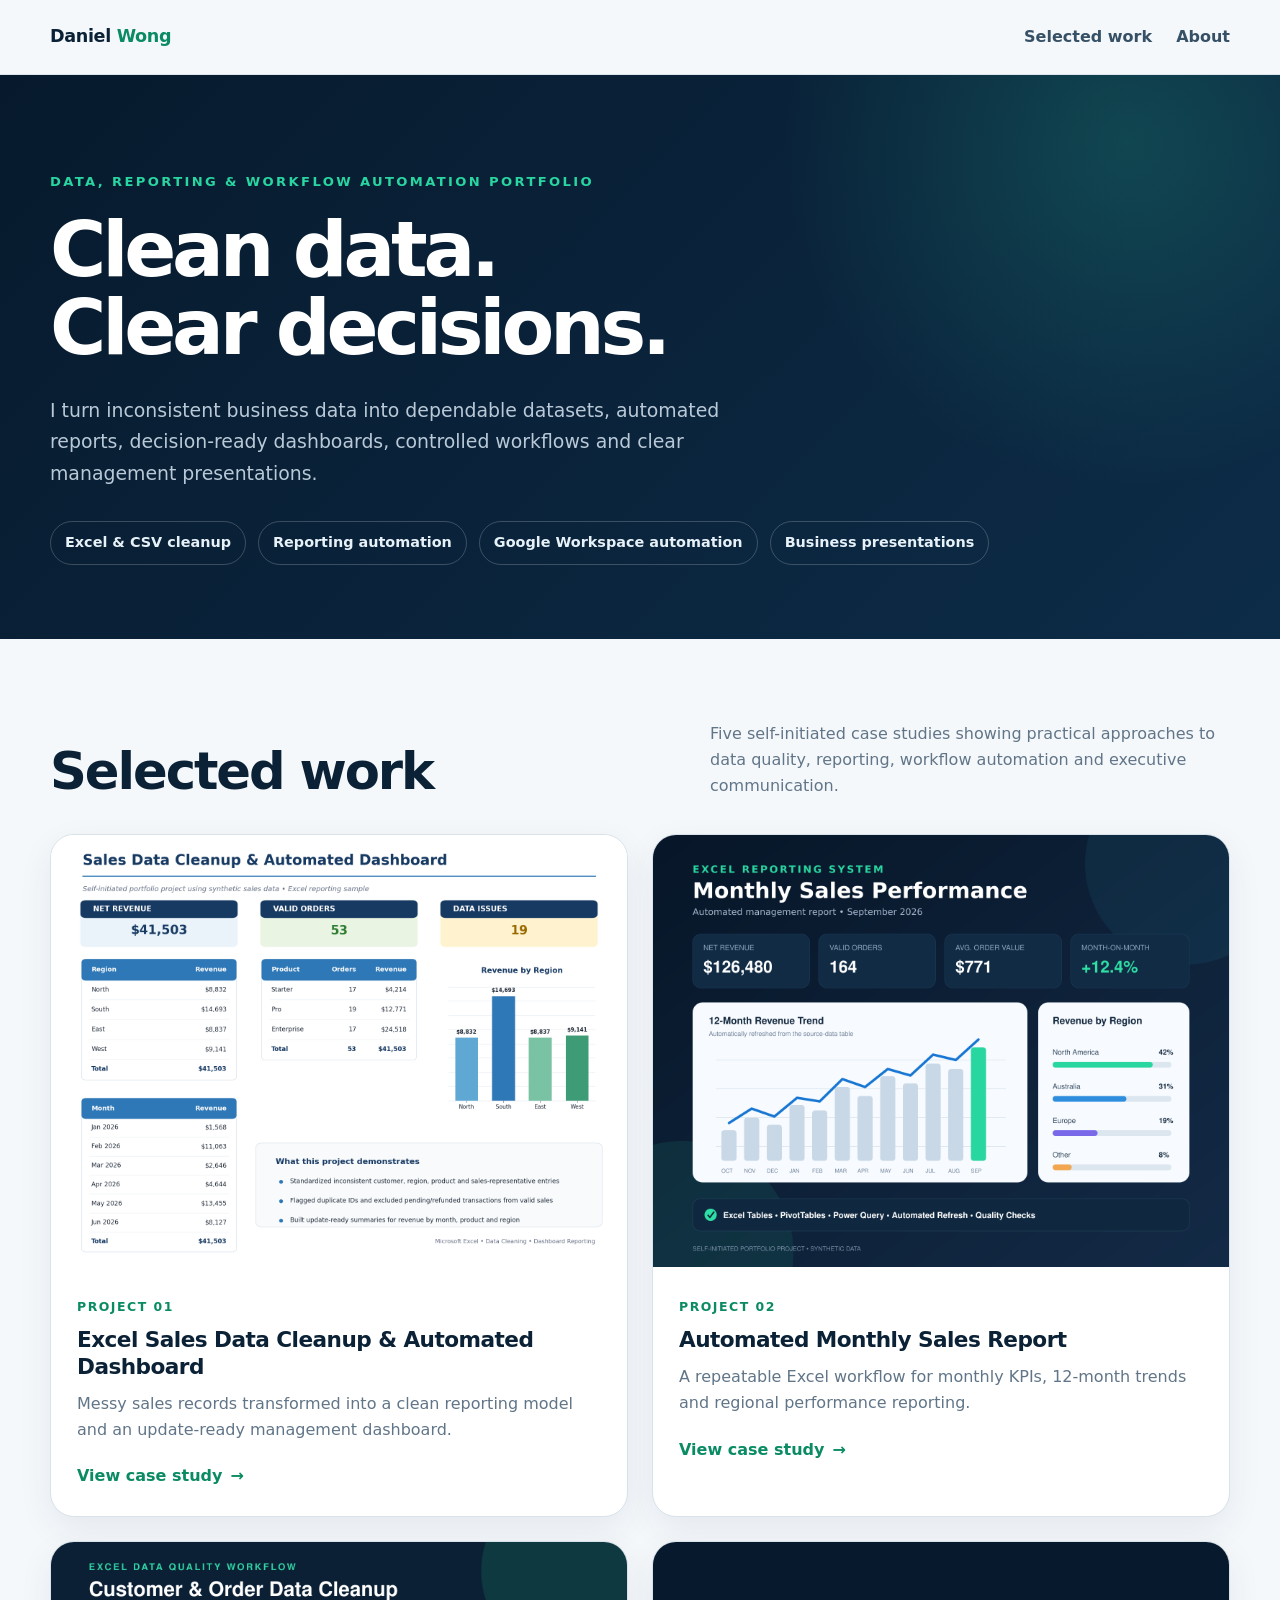
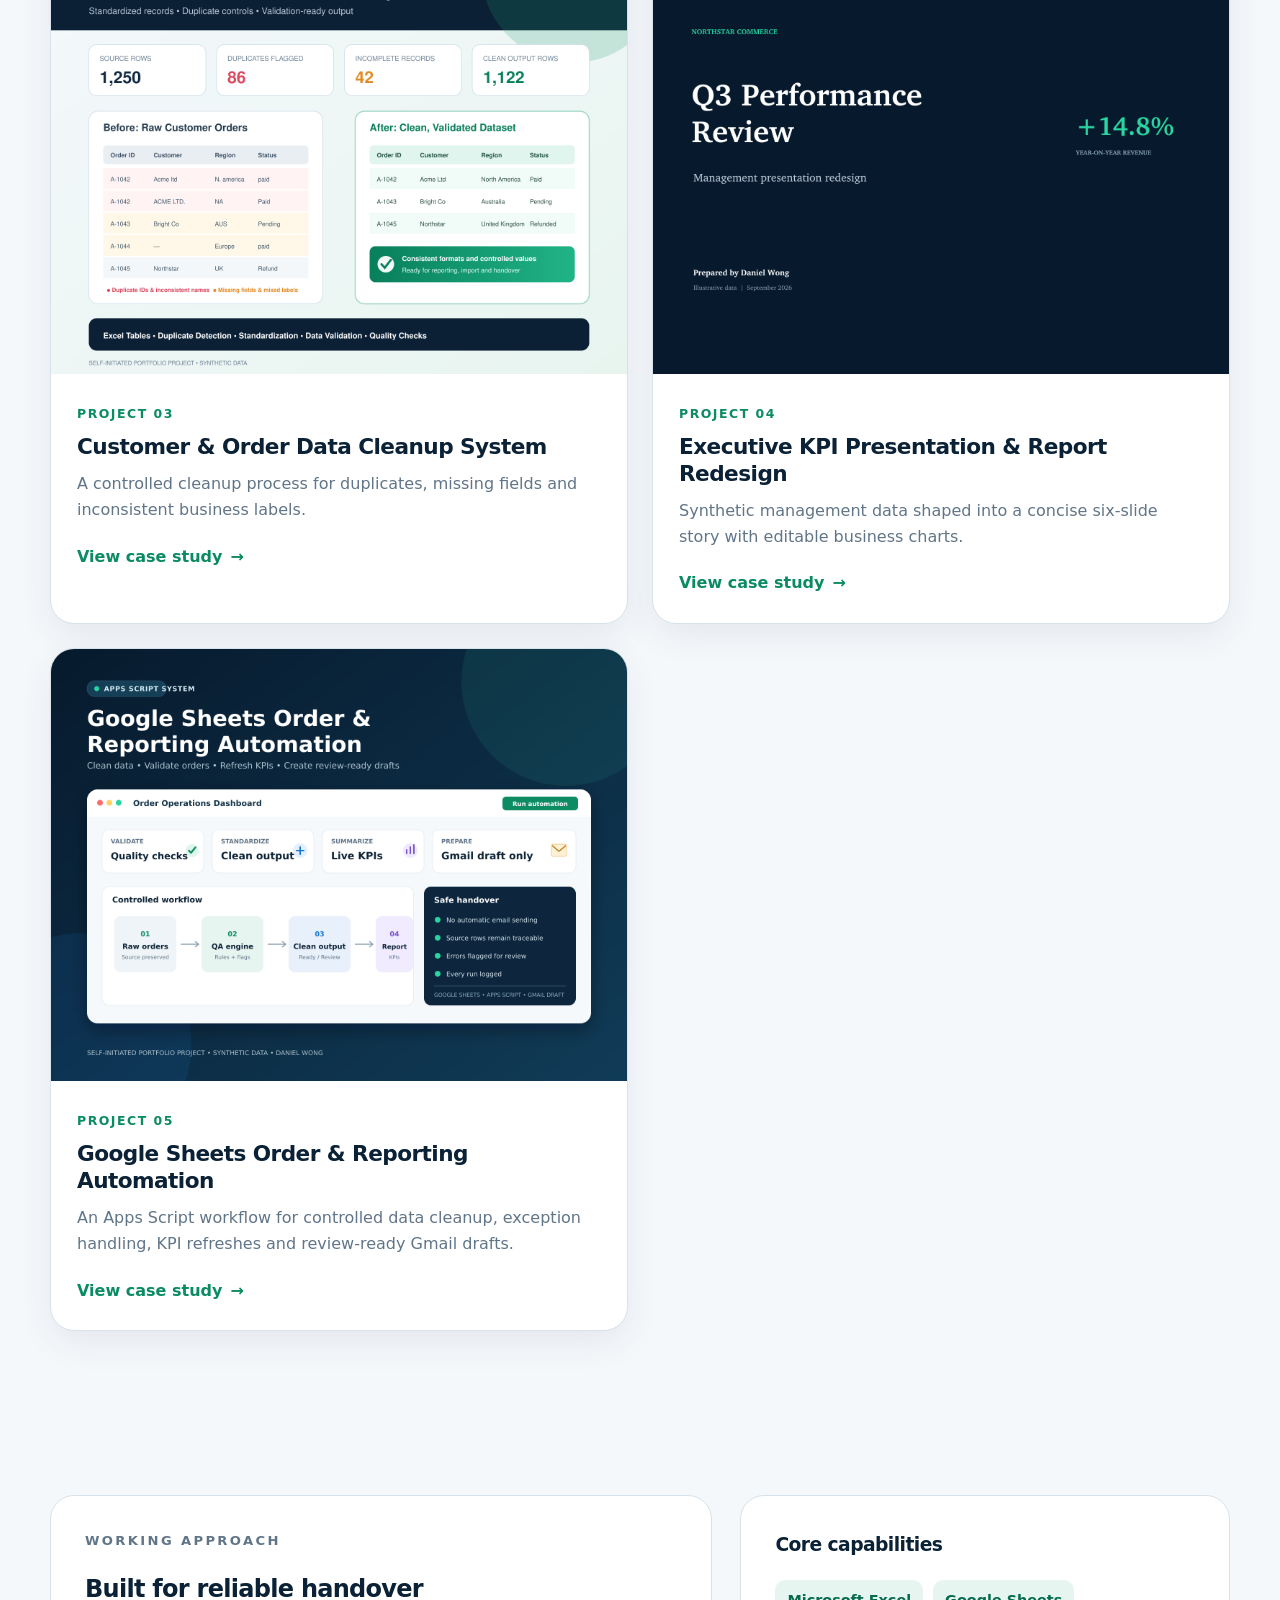
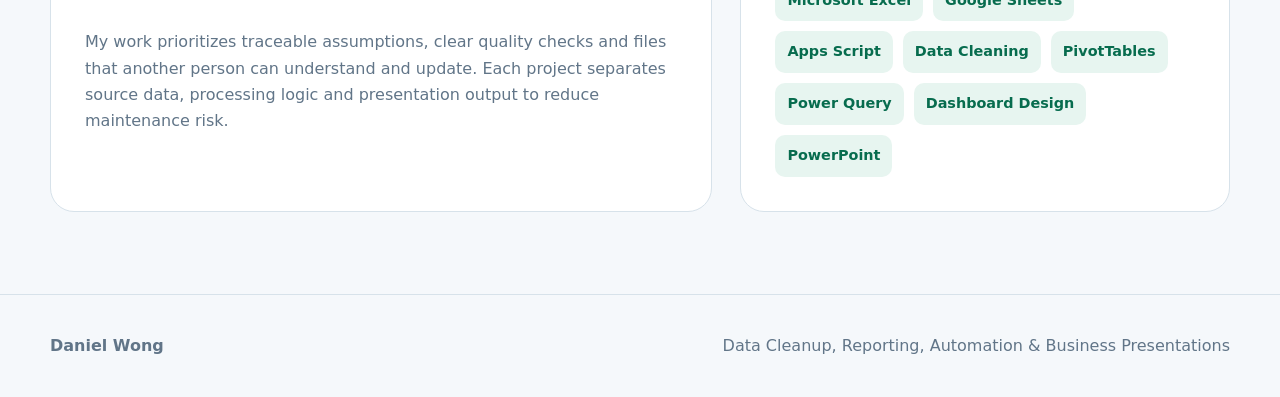
<file: index.html>
<!doctype html>
<html lang="en">
<head>
  <meta charset="utf-8">
  <meta name="viewport" content="width=device-width,initial-scale=1">
  <title>Daniel Wong | Data, Reporting &amp; Automation Portfolio</title>
  <meta name="description" content="Selected Excel and Google Sheets data cleanup, reporting automation, dashboard, workflow and business presentation projects by Daniel Wong.">
  <link rel="icon" type="image/svg+xml" href="data:image/svg+xml,%3Csvg xmlns='http://www.w3.org/2000/svg' viewBox='0 0 64 64'%3E%3Crect width='64' height='64' rx='14' fill='%230a2136'/%3E%3Cpath d='M17 16h18c9 0 15 6 15 16S44 48 35 48H17z' fill='%2329d5a1'/%3E%3Cpath d='M26 24h8c5 0 7 3 7 8s-2 8-7 8h-8z' fill='%230a2136'/%3E%3C/svg%3E">
  <link rel="stylesheet" href="/styles.css">
  <style>@media(min-width:901px){.grid{grid-template-columns:repeat(2,1fr)}}</style>
</head>
<body>
  <nav class="nav"><div class="shell nav-inner"><a class="brand" href="/">Daniel <span>Wong</span></a><div class="nav-links"><a href="#work">Selected work</a><a href="#about">About</a></div></div></nav>
  <header class="hero"><div class="shell"><p class="eyebrow">Data, reporting &amp; workflow automation portfolio</p><h1>Clean data.<br>Clear decisions.</h1><p class="hero-copy">I turn inconsistent business data into dependable datasets, automated reports, decision-ready dashboards, controlled workflows and clear management presentations.</p><div class="hero-meta"><span class="pill">Excel &amp; CSV cleanup</span><span class="pill">Reporting automation</span><span class="pill">Google Workspace automation</span><span class="pill">Business presentations</span></div></div></header>
  <main>
    <section class="section" id="work"><div class="shell"><div class="section-head"><h2>Selected work</h2><p>Five self-initiated case studies showing practical approaches to data quality, reporting, workflow automation and executive communication.</p></div><div class="grid">
      <article class="card"><div class="card-media"><img src="/assets/project-01-excel-dashboard.png" alt="Excel data cleanup and automated dashboard project"></div><div class="card-body"><span class="card-no">PROJECT 01</span><h3>Excel Sales Data Cleanup &amp; Automated Dashboard</h3><p>Messy sales records transformed into a clean reporting model and an update-ready management dashboard.</p><a class="card-link" href="/projects/excel-data-cleanup/">View case study</a></div></article>
      <article class="card"><div class="card-media"><img src="/assets/project-02-monthly-sales-report.png" alt="Automated monthly sales performance report"></div><div class="card-body"><span class="card-no">PROJECT 02</span><h3>Automated Monthly Sales Report</h3><p>A repeatable Excel workflow for monthly KPIs, 12-month trends and regional performance reporting.</p><a class="card-link" href="/projects/monthly-sales-report/">View case study</a></div></article>
      <article class="card"><div class="card-media"><img src="/assets/project-03-data-cleanup.png" alt="Customer and order data cleanup system"></div><div class="card-body"><span class="card-no">PROJECT 03</span><h3>Customer &amp; Order Data Cleanup System</h3><p>A controlled cleanup process for duplicates, missing fields and inconsistent business labels.</p><a class="card-link" href="/projects/customer-order-cleanup/">View case study</a></div></article>
      <article class="card"><div class="card-media"><img src="/assets/project-04-executive-presentation.png" alt="Executive KPI presentation and management report redesign"></div><div class="card-body"><span class="card-no">PROJECT 04</span><h3>Executive KPI Presentation &amp; Report Redesign</h3><p>Synthetic management data shaped into a concise six-slide story with editable business charts.</p><a class="card-link" href="/projects/executive-kpi-presentation/">View case study</a></div></article>
      <article class="card"><div class="card-media"><img src="/assets/project-05-google-apps-script.png" alt="Google Sheets and Apps Script order workflow automation"></div><div class="card-body"><span class="card-no">PROJECT 05</span><h3>Google Sheets Order &amp; Reporting Automation</h3><p>An Apps Script workflow for controlled data cleanup, exception handling, KPI refreshes and review-ready Gmail drafts.</p><a class="card-link" href="/projects/google-apps-script-automation/">View case study</a></div></article>
    </div></div></section>
    <section class="section" id="about"><div class="shell approach"><div class="panel"><p class="eyebrow">Working approach</p><h2>Built for reliable handover</h2><p>My work prioritizes traceable assumptions, clear quality checks and files that another person can understand and update. Each project separates source data, processing logic and presentation output to reduce maintenance risk.</p></div><div class="panel"><h3>Core capabilities</h3><div class="skill-list"><span class="skill">Microsoft Excel</span><span class="skill">Google Sheets</span><span class="skill">Apps Script</span><span class="skill">Data Cleaning</span><span class="skill">PivotTables</span><span class="skill">Power Query</span><span class="skill">Dashboard Design</span><span class="skill">PowerPoint</span></div></div></div></section>
  </main>
  <footer class="footer"><div class="shell footer-inner"><strong>Daniel Wong</strong><span>Data Cleanup, Reporting, Automation &amp; Business Presentations</span></div></footer>
</body>
</html>
</file>
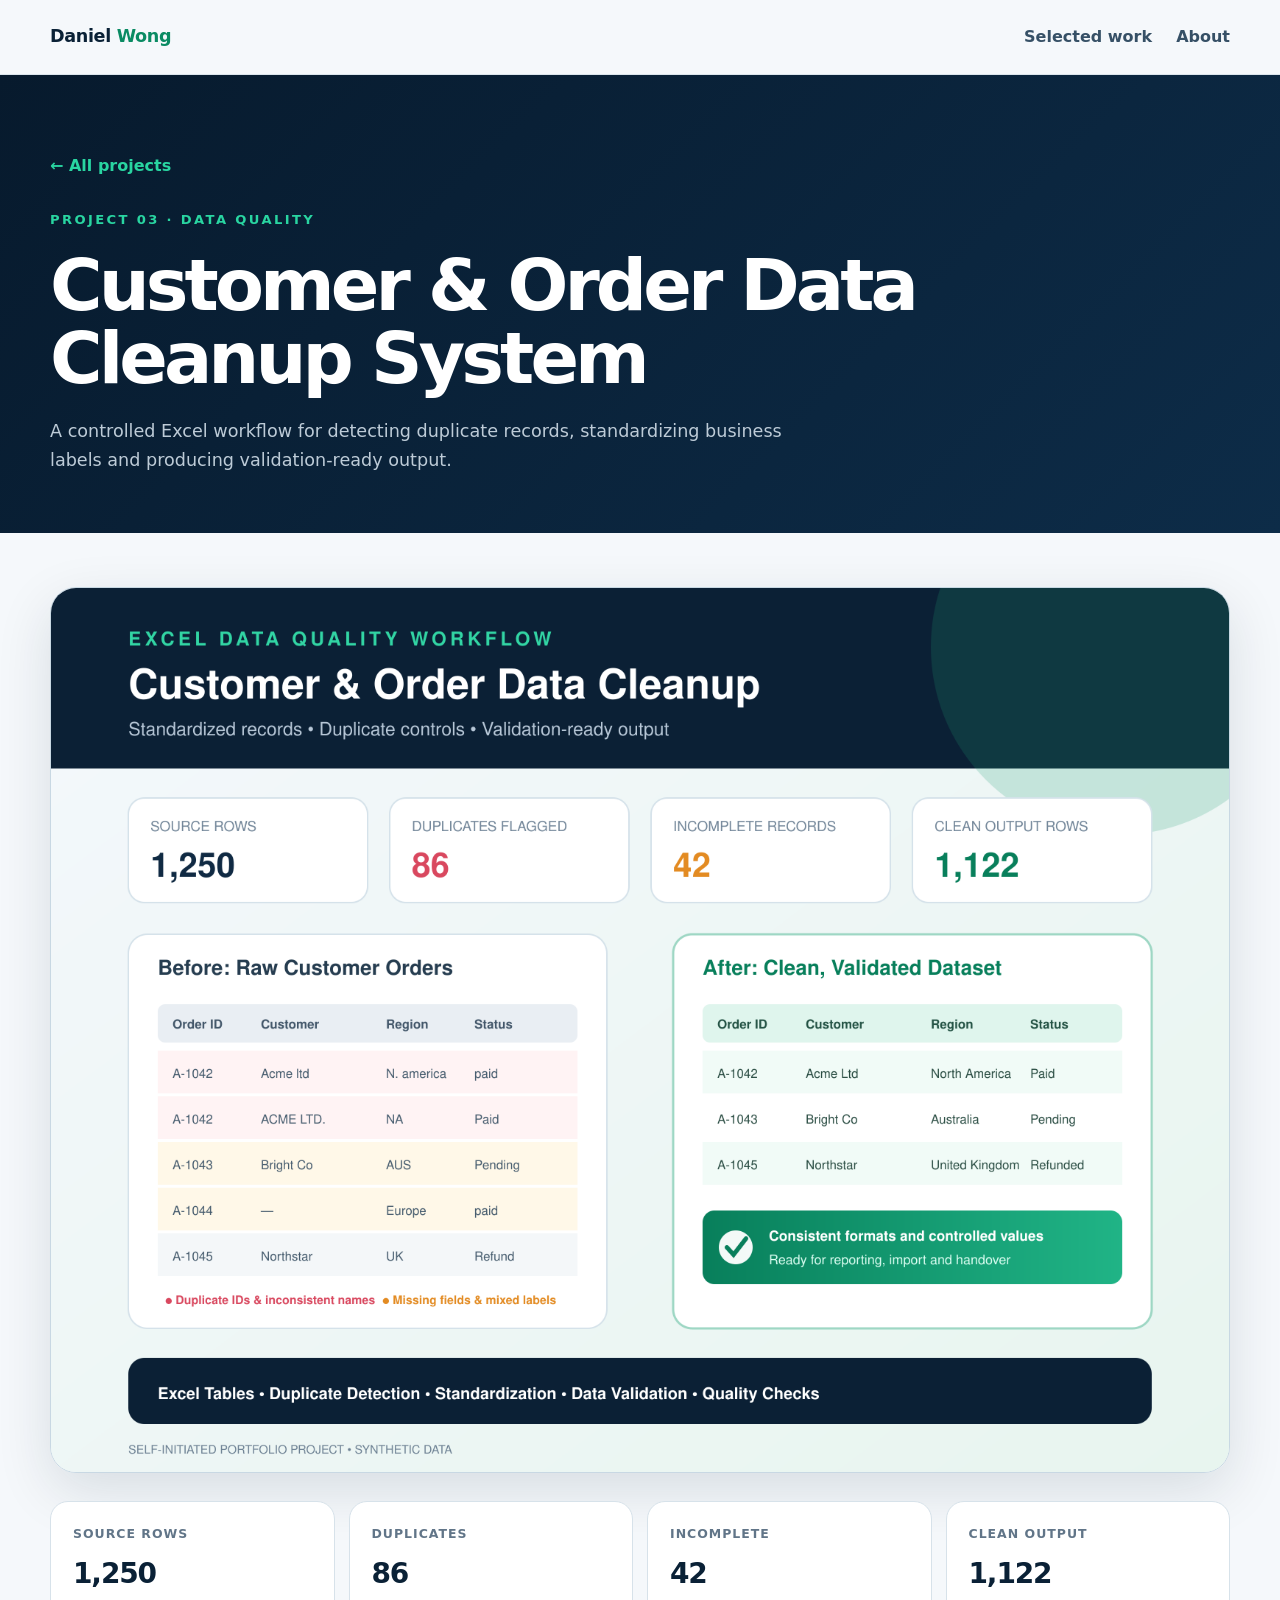
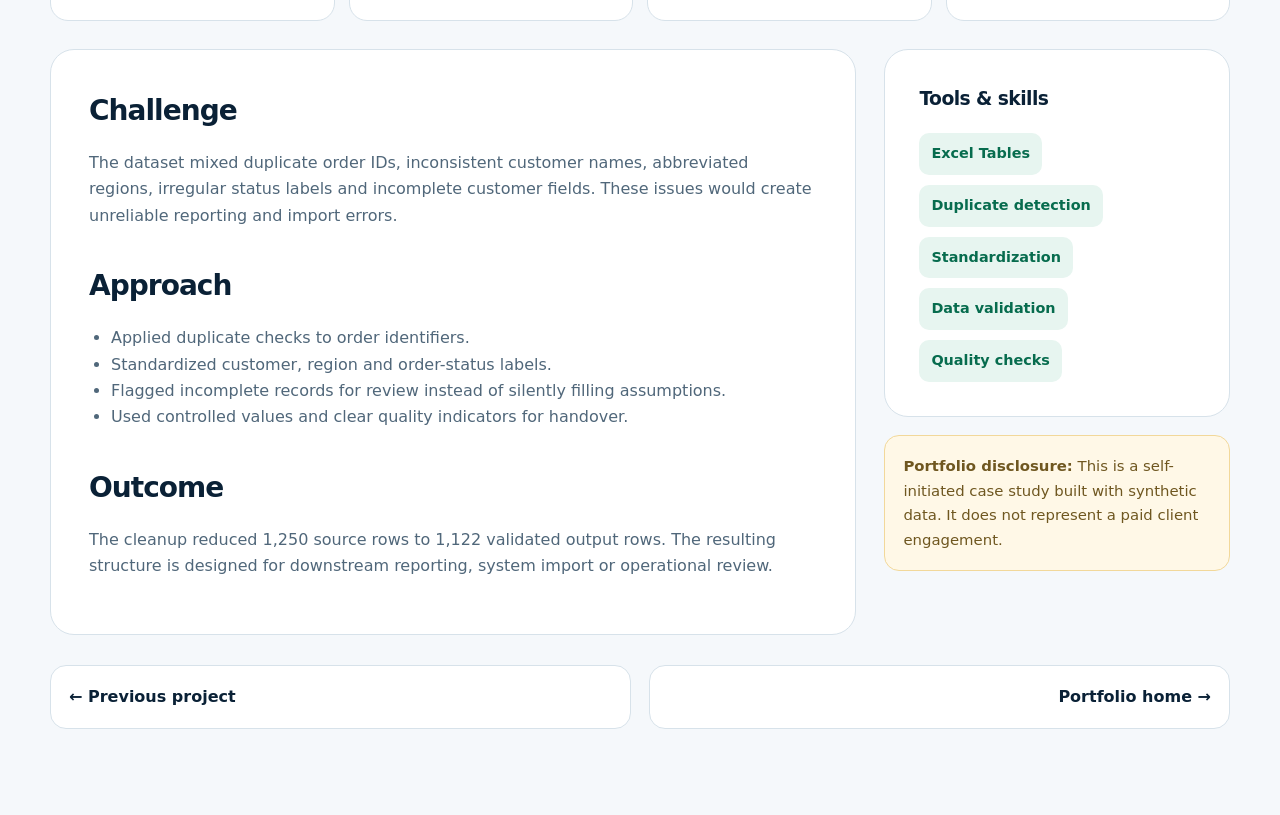
<file: projects/customer-order-cleanup/index.html>
<!doctype html><html lang="en"><head><meta charset="utf-8"><meta name="viewport" content="width=device-width,initial-scale=1"><title>Customer & Order Data Cleanup System | Daniel Wong</title><meta name="description" content="A customer and order data cleanup case study in Excel by Daniel Wong."><link rel="stylesheet" href="/styles.css"></head><body><nav class="nav"><div class="shell nav-inner"><a class="brand" href="/">Daniel <span>Wong</span></a><div class="nav-links"><a href="/#work">Selected work</a><a href="/#about">About</a></div></div></nav><header class="project-hero"><div class="shell"><a class="back" href="/">← All projects</a><p class="eyebrow">Project 03 · Data quality</p><h1>Customer &amp; Order Data Cleanup System</h1><p class="project-sub">A controlled Excel workflow for detecting duplicate records, standardizing business labels and producing validation-ready output.</p></div></header><main class="case-wrap"><div class="shell"><img class="case-image" src="/assets/project-03-data-cleanup.png" alt="Customer and order data cleanup before and after"><div class="stats"><div class="stat"><span>Source rows</span><strong>1,250</strong></div><div class="stat"><span>Duplicates</span><strong>86</strong></div><div class="stat"><span>Incomplete</span><strong>42</strong></div><div class="stat"><span>Clean output</span><strong>1,122</strong></div></div><div class="case-grid"><article class="copy"><h2>Challenge</h2><p>The dataset mixed duplicate order IDs, inconsistent customer names, abbreviated regions, irregular status labels and incomplete customer fields. These issues would create unreliable reporting and import errors.</p><h2>Approach</h2><ul><li>Applied duplicate checks to order identifiers.</li><li>Standardized customer, region and order-status labels.</li><li>Flagged incomplete records for review instead of silently filling assumptions.</li><li>Used controlled values and clear quality indicators for handover.</li></ul><h2>Outcome</h2><p>The cleanup reduced 1,250 source rows to 1,122 validated output rows. The resulting structure is designed for downstream reporting, system import or operational review.</p></article><aside class="side"><div class="panel"><h3>Tools &amp; skills</h3><div class="skill-list"><span class="skill">Excel Tables</span><span class="skill">Duplicate detection</span><span class="skill">Standardization</span><span class="skill">Data validation</span><span class="skill">Quality checks</span></div></div><div class="note"><strong>Portfolio disclosure:</strong> This is a self-initiated case study built with synthetic data. It does not represent a paid client engagement.</div></aside></div><div class="project-nav"><a href="/projects/monthly-sales-report/">← Previous project</a><a href="/">Portfolio home →</a></div></div></main></body></html>
</file>
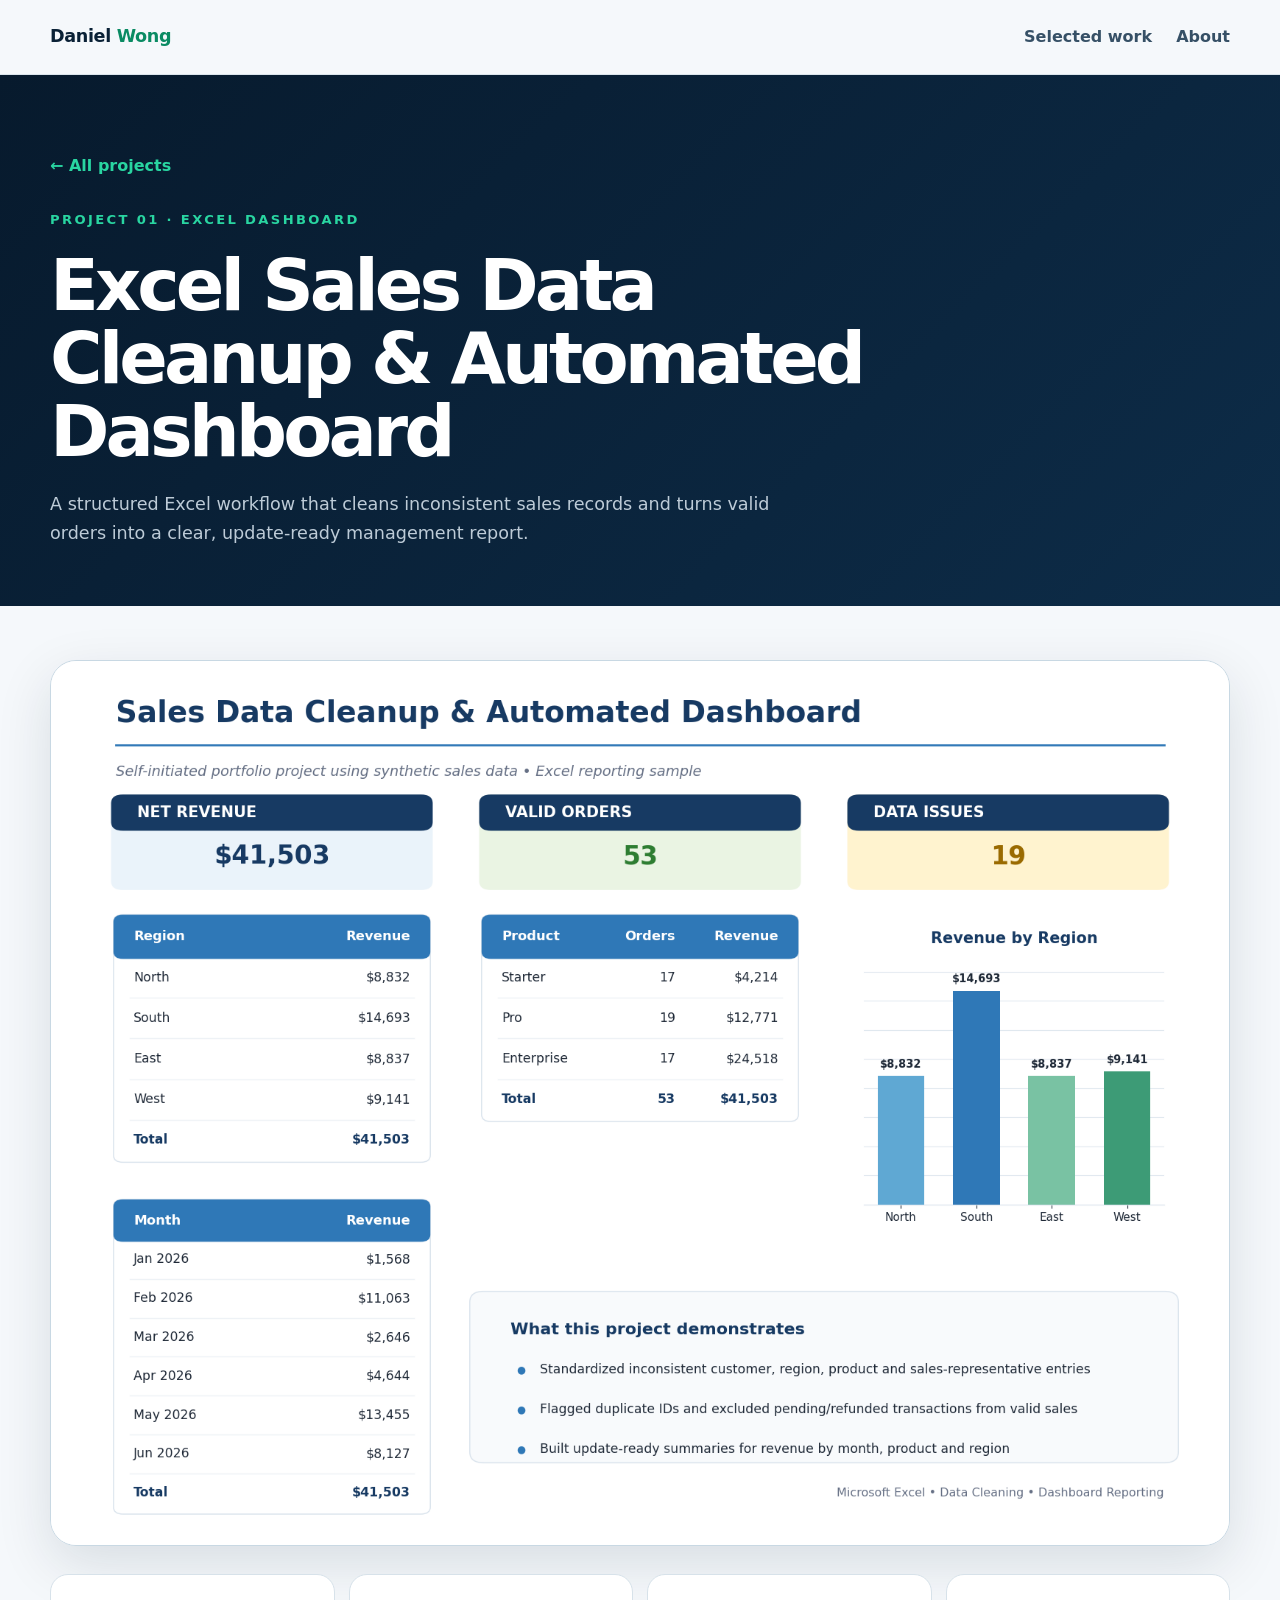
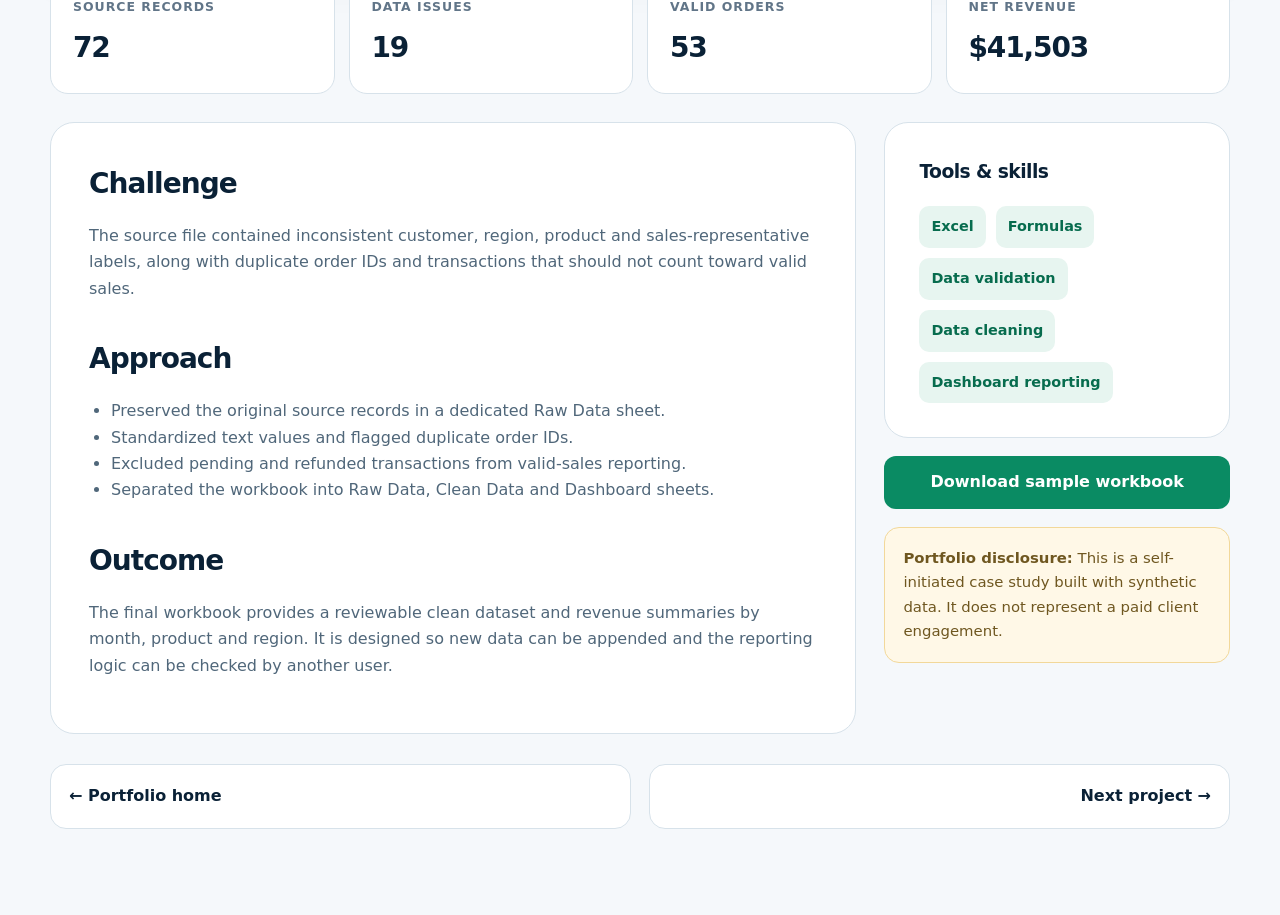
<file: projects/excel-data-cleanup/index.html>
<!doctype html><html lang="en"><head><meta charset="utf-8"><meta name="viewport" content="width=device-width,initial-scale=1"><title>Excel Sales Data Cleanup & Automated Dashboard | Daniel Wong</title><meta name="description" content="A self-initiated Excel data cleanup and automated dashboard case study by Daniel Wong."><link rel="stylesheet" href="/styles.css"></head><body><nav class="nav"><div class="shell nav-inner"><a class="brand" href="/">Daniel <span>Wong</span></a><div class="nav-links"><a href="/#work">Selected work</a><a href="/#about">About</a></div></div></nav><header class="project-hero"><div class="shell"><a class="back" href="/">← All projects</a><p class="eyebrow">Project 01 · Excel dashboard</p><h1>Excel Sales Data Cleanup &amp; Automated Dashboard</h1><p class="project-sub">A structured Excel workflow that cleans inconsistent sales records and turns valid orders into a clear, update-ready management report.</p></div></header><main class="case-wrap"><div class="shell"><img class="case-image" src="/assets/project-01-excel-dashboard.png" alt="Excel sales data cleanup and dashboard overview"><div class="stats"><div class="stat"><span>Source records</span><strong>72</strong></div><div class="stat"><span>Data issues</span><strong>19</strong></div><div class="stat"><span>Valid orders</span><strong>53</strong></div><div class="stat"><span>Net revenue</span><strong>$41,503</strong></div></div><div class="case-grid"><article class="copy"><h2>Challenge</h2><p>The source file contained inconsistent customer, region, product and sales-representative labels, along with duplicate order IDs and transactions that should not count toward valid sales.</p><h2>Approach</h2><ul><li>Preserved the original source records in a dedicated Raw Data sheet.</li><li>Standardized text values and flagged duplicate order IDs.</li><li>Excluded pending and refunded transactions from valid-sales reporting.</li><li>Separated the workbook into Raw Data, Clean Data and Dashboard sheets.</li></ul><h2>Outcome</h2><p>The final workbook provides a reviewable clean dataset and revenue summaries by month, product and region. It is designed so new data can be appended and the reporting logic can be checked by another user.</p></article><aside class="side"><div class="panel"><h3>Tools &amp; skills</h3><div class="skill-list"><span class="skill">Excel</span><span class="skill">Formulas</span><span class="skill">Data validation</span><span class="skill">Data cleaning</span><span class="skill">Dashboard reporting</span></div></div><a class="download" href="/assets/excel-data-cleanup-dashboard-portfolio.xlsx" download>Download sample workbook</a><div class="note"><strong>Portfolio disclosure:</strong> This is a self-initiated case study built with synthetic data. It does not represent a paid client engagement.</div></aside></div><div class="project-nav"><a href="/">← Portfolio home</a><a href="/projects/monthly-sales-report/">Next project →</a></div></div></main></body></html>
</file>
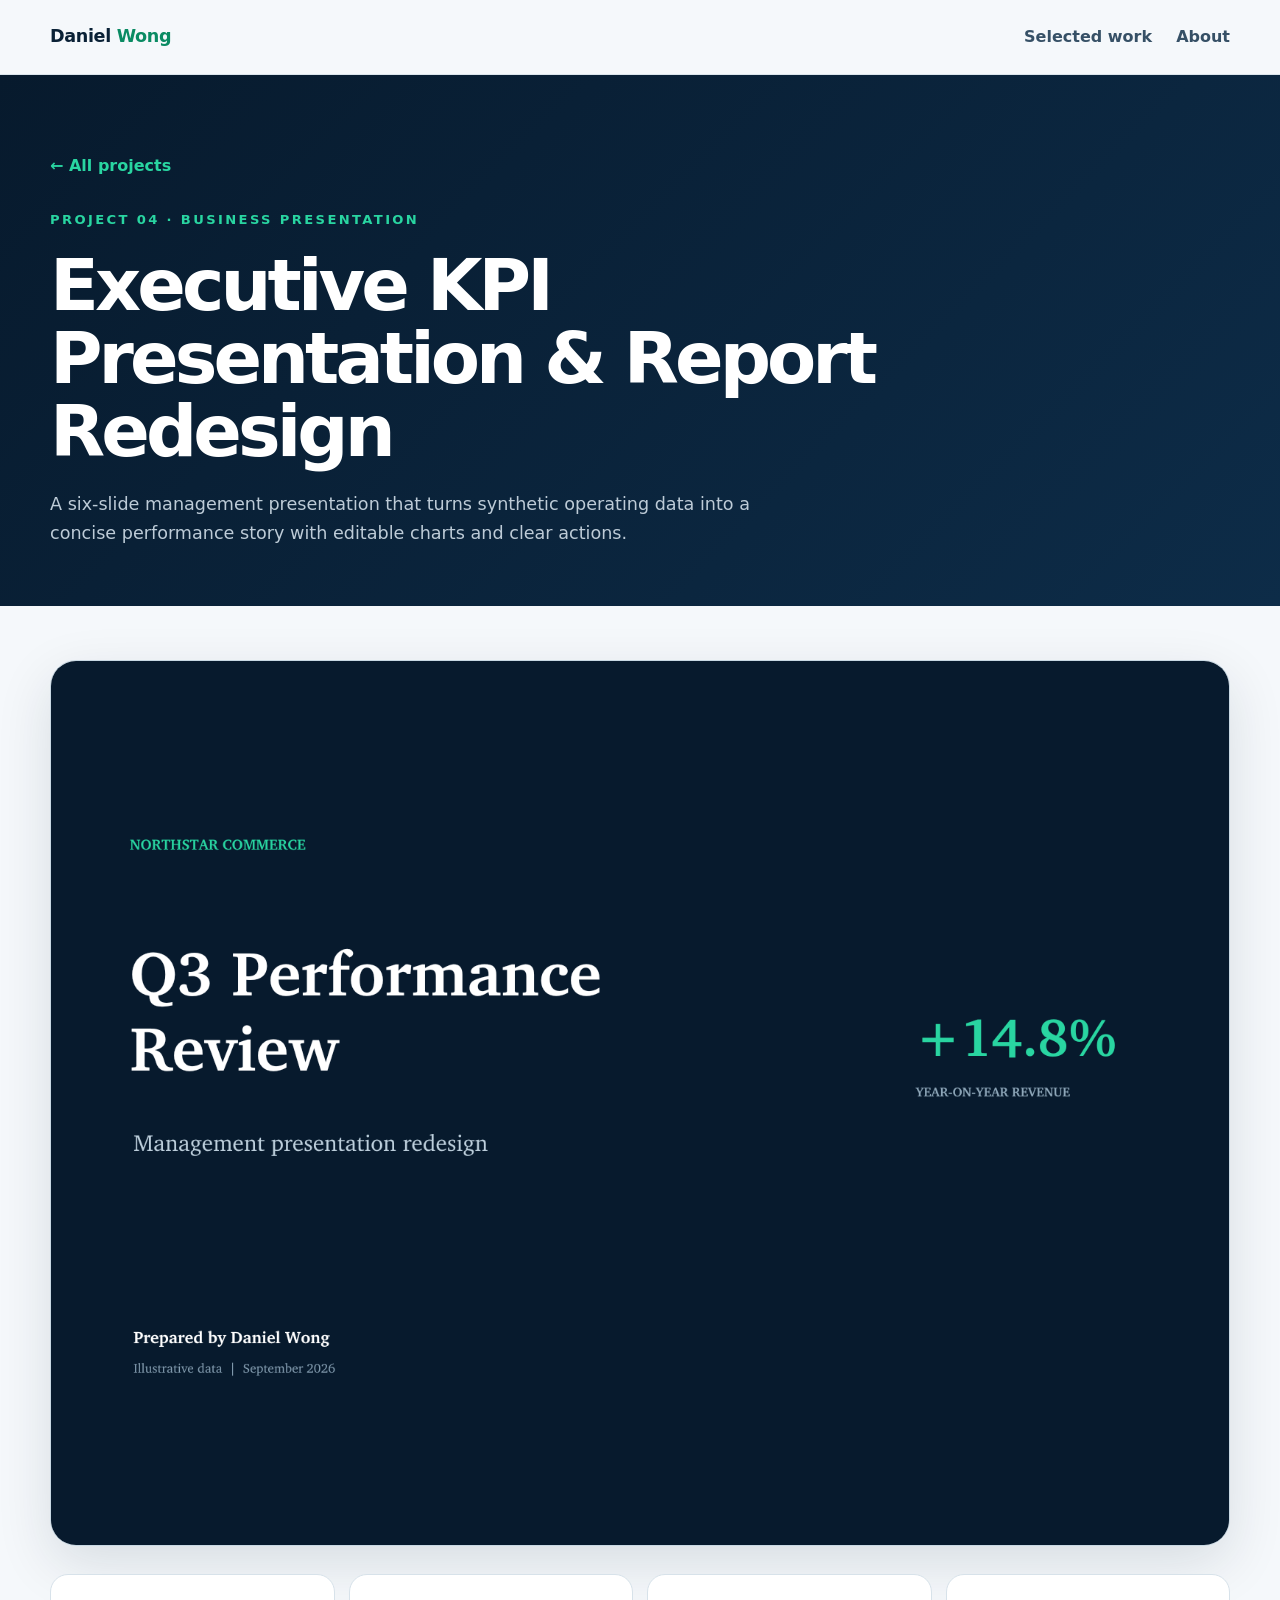
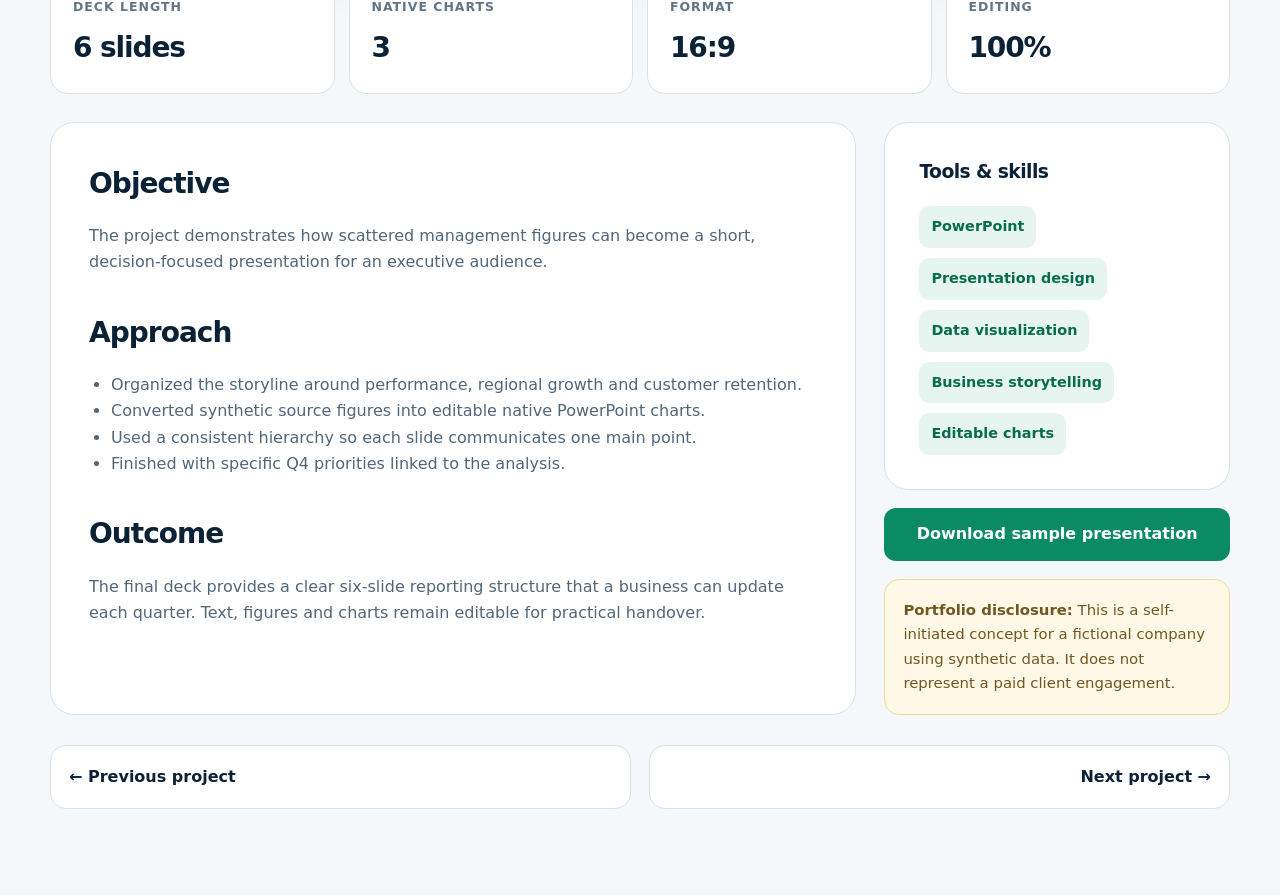
<file: projects/executive-kpi-presentation/index.html>
<!doctype html>
<html lang="en">
<head>
  <meta charset="utf-8">
  <meta name="viewport" content="width=device-width,initial-scale=1">
  <title>Executive KPI Presentation &amp; Report Redesign | Daniel Wong</title>
  <meta name="description" content="A self-initiated executive presentation and KPI report redesign case study by Daniel Wong.">
  <link rel="stylesheet" href="/styles.css">
</head>
<body>
  <nav class="nav"><div class="shell nav-inner"><a class="brand" href="/">Daniel <span>Wong</span></a><div class="nav-links"><a href="/#work">Selected work</a><a href="/#about">About</a></div></div></nav>
  <header class="project-hero"><div class="shell"><a class="back" href="/">← All projects</a><p class="eyebrow">Project 04 · Business presentation</p><h1>Executive KPI Presentation &amp; Report Redesign</h1><p class="project-sub">A six-slide management presentation that turns synthetic operating data into a concise performance story with editable charts and clear actions.</p></div></header>
  <main class="case-wrap"><div class="shell">
    <img class="case-image" src="/assets/project-04-executive-presentation.png" alt="Executive KPI presentation cover">
    <div class="stats"><div class="stat"><span>Deck length</span><strong>6 slides</strong></div><div class="stat"><span>Native charts</span><strong>3</strong></div><div class="stat"><span>Format</span><strong>16:9</strong></div><div class="stat"><span>Editing</span><strong>100%</strong></div></div>
    <div class="case-grid">
      <article class="copy">
        <h2>Objective</h2><p>The project demonstrates how scattered management figures can become a short, decision-focused presentation for an executive audience.</p>
        <h2>Approach</h2><ul><li>Organized the storyline around performance, regional growth and customer retention.</li><li>Converted synthetic source figures into editable native PowerPoint charts.</li><li>Used a consistent hierarchy so each slide communicates one main point.</li><li>Finished with specific Q4 priorities linked to the analysis.</li></ul>
        <h2>Outcome</h2><p>The final deck provides a clear six-slide reporting structure that a business can update each quarter. Text, figures and charts remain editable for practical handover.</p>
      </article>
      <aside class="side">
        <div class="panel"><h3>Tools &amp; skills</h3><div class="skill-list"><span class="skill">PowerPoint</span><span class="skill">Presentation design</span><span class="skill">Data visualization</span><span class="skill">Business storytelling</span><span class="skill">Editable charts</span></div></div>
        <a class="download" href="/assets/Daniel-Wong-Executive-KPI-Presentation.pptx">Download sample presentation</a>
        <div class="note"><strong>Portfolio disclosure:</strong> This is a self-initiated concept for a fictional company using synthetic data. It does not represent a paid client engagement.</div>
      </aside>
    </div>
    <div class="project-nav"><a href="/projects/customer-order-cleanup/">← Previous project</a><a href="/projects/google-apps-script-automation/">Next project →</a></div>
  </div></main>
</body>
</html>
</file>
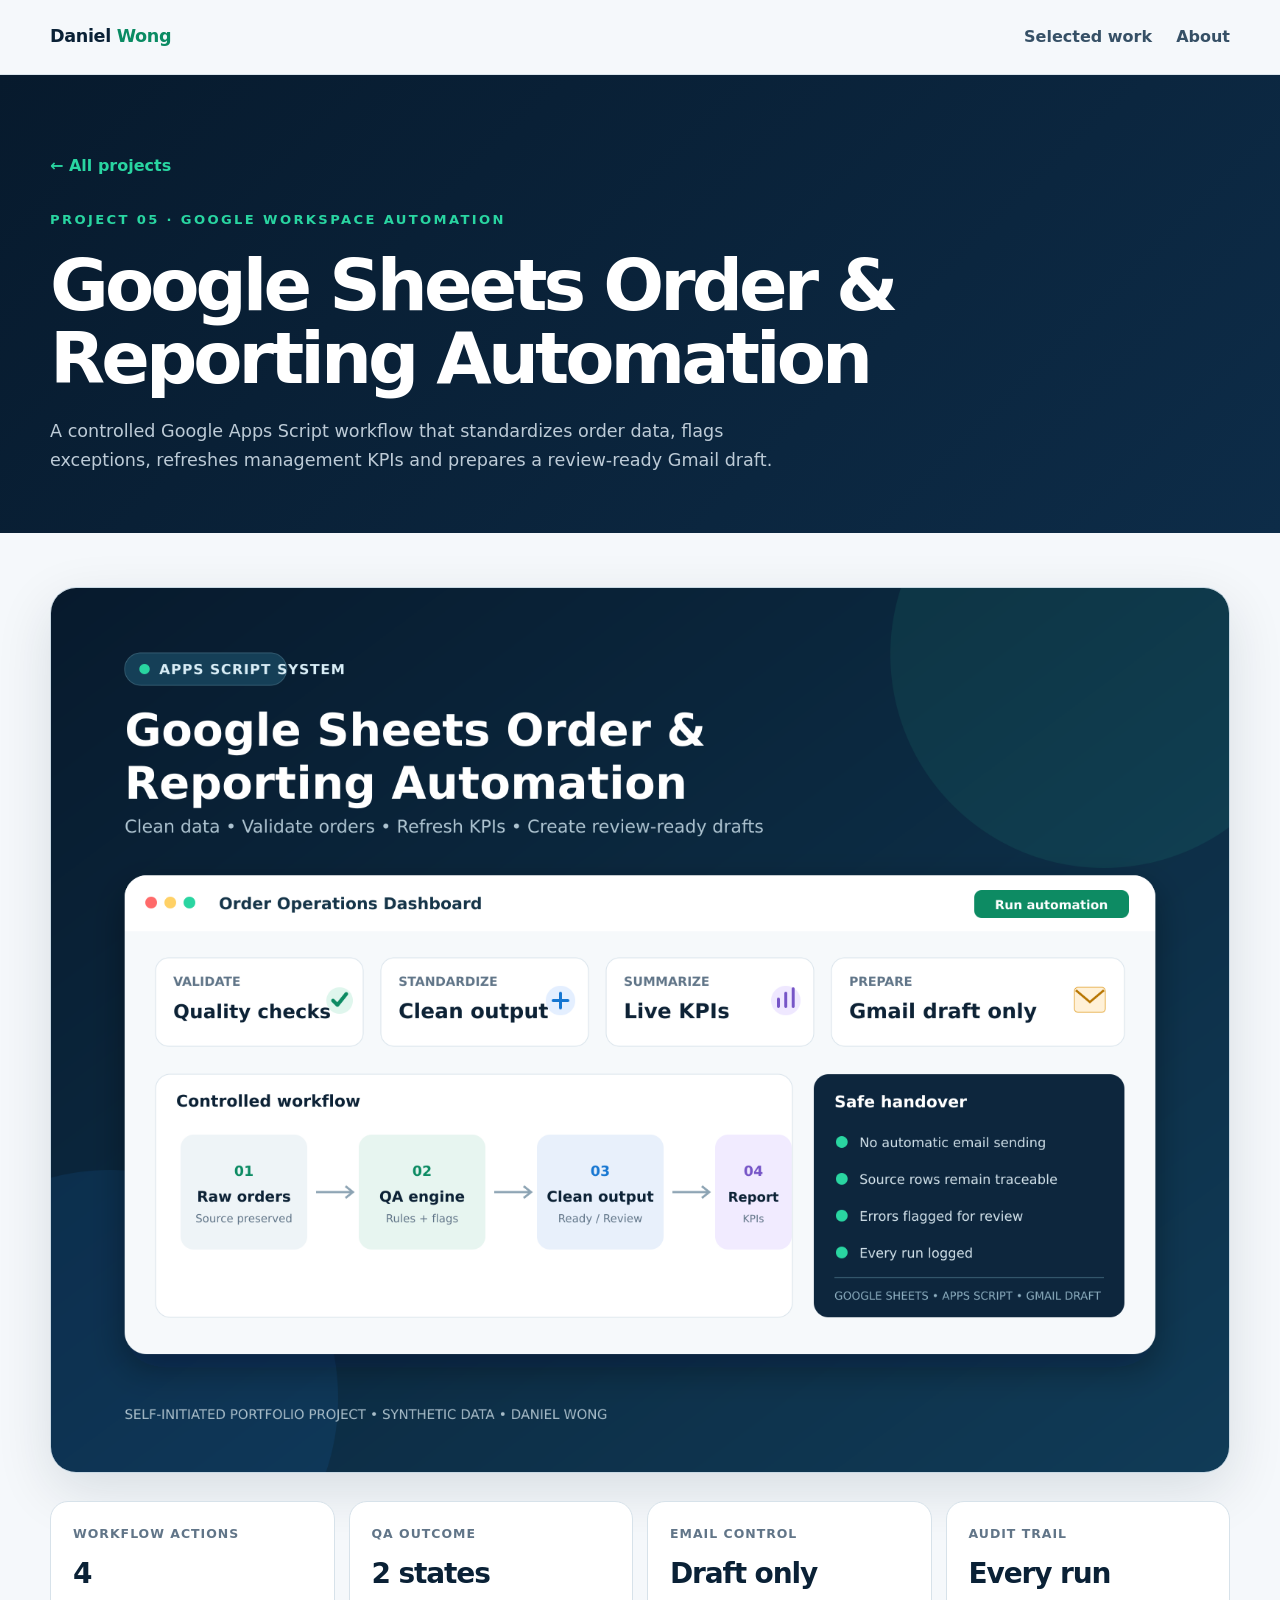
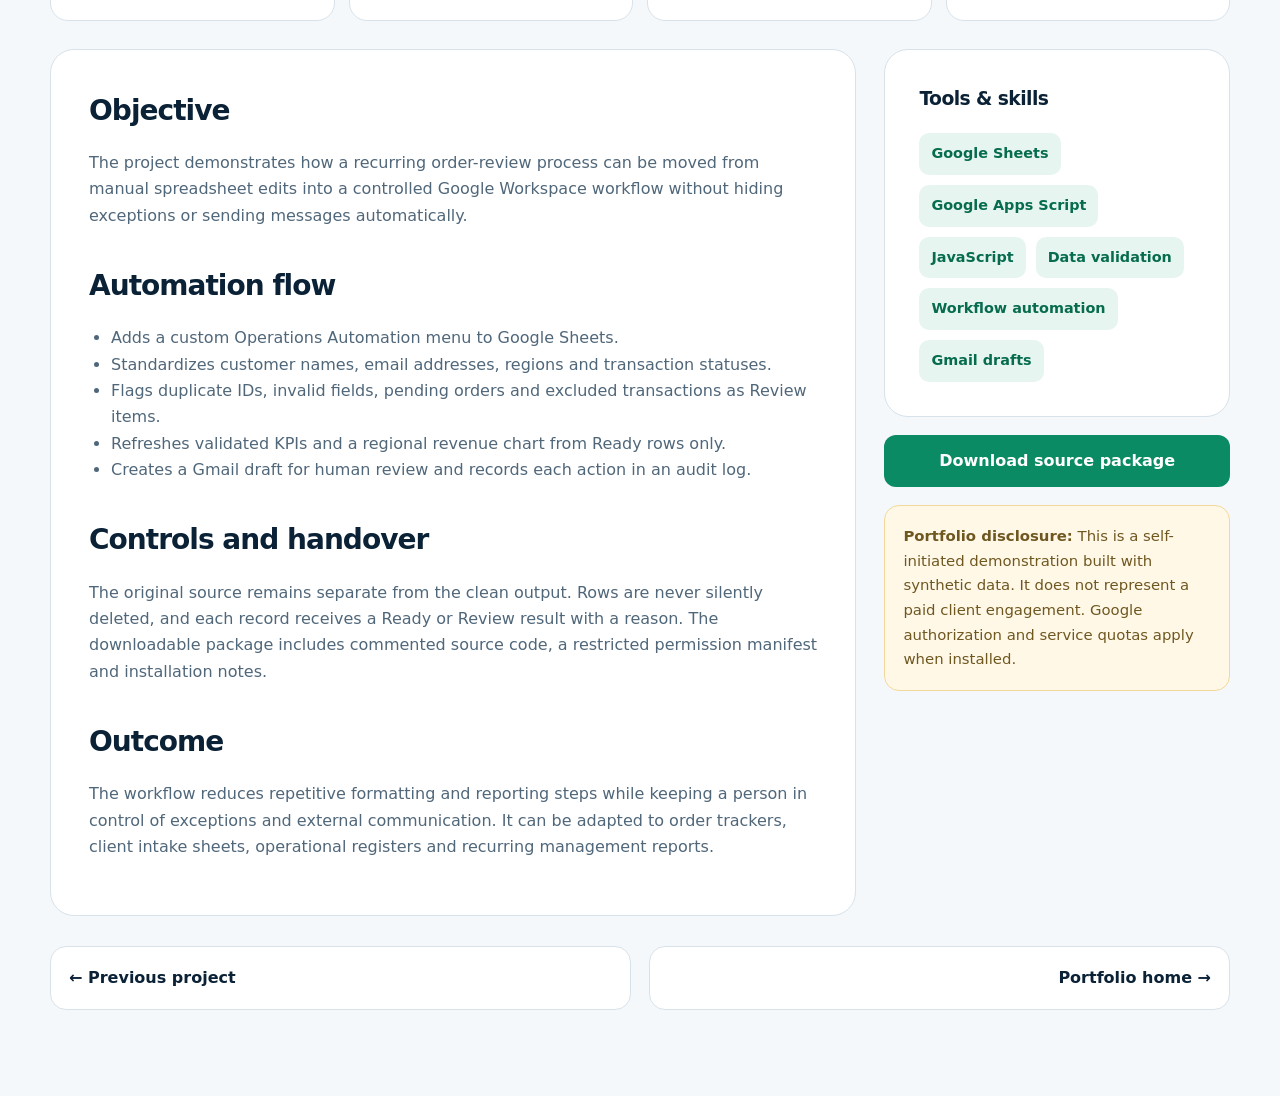
<file: projects/google-apps-script-automation/index.html>
<!doctype html>
<html lang="en">
<head>
  <meta charset="utf-8">
  <meta name="viewport" content="width=device-width,initial-scale=1">
  <title>Google Sheets Order &amp; Reporting Automation | Daniel Wong</title>
  <meta name="description" content="A self-initiated Google Sheets and Apps Script workflow automation case study by Daniel Wong.">
  <link rel="stylesheet" href="/styles.css">
</head>
<body>
  <nav class="nav"><div class="shell nav-inner"><a class="brand" href="/">Daniel <span>Wong</span></a><div class="nav-links"><a href="/#work">Selected work</a><a href="/#about">About</a></div></div></nav>
  <header class="project-hero"><div class="shell"><a class="back" href="/">← All projects</a><p class="eyebrow">Project 05 · Google Workspace automation</p><h1>Google Sheets Order &amp; Reporting Automation</h1><p class="project-sub">A controlled Google Apps Script workflow that standardizes order data, flags exceptions, refreshes management KPIs and prepares a review-ready Gmail draft.</p></div></header>
  <main class="case-wrap"><div class="shell">
    <img class="case-image" src="/assets/project-05-google-apps-script.png" alt="Google Sheets and Apps Script order automation workflow overview">
    <div class="stats"><div class="stat"><span>Workflow actions</span><strong>4</strong></div><div class="stat"><span>QA outcome</span><strong>2 states</strong></div><div class="stat"><span>Email control</span><strong>Draft only</strong></div><div class="stat"><span>Audit trail</span><strong>Every run</strong></div></div>
    <div class="case-grid">
      <article class="copy">
        <h2>Objective</h2><p>The project demonstrates how a recurring order-review process can be moved from manual spreadsheet edits into a controlled Google Workspace workflow without hiding exceptions or sending messages automatically.</p>
        <h2>Automation flow</h2><ul><li>Adds a custom Operations Automation menu to Google Sheets.</li><li>Standardizes customer names, email addresses, regions and transaction statuses.</li><li>Flags duplicate IDs, invalid fields, pending orders and excluded transactions as Review items.</li><li>Refreshes validated KPIs and a regional revenue chart from Ready rows only.</li><li>Creates a Gmail draft for human review and records each action in an audit log.</li></ul>
        <h2>Controls and handover</h2><p>The original source remains separate from the clean output. Rows are never silently deleted, and each record receives a Ready or Review result with a reason. The downloadable package includes commented source code, a restricted permission manifest and installation notes.</p>
        <h2>Outcome</h2><p>The workflow reduces repetitive formatting and reporting steps while keeping a person in control of exceptions and external communication. It can be adapted to order trackers, client intake sheets, operational registers and recurring management reports.</p>
      </article>
      <aside class="side">
        <div class="panel"><h3>Tools &amp; skills</h3><div class="skill-list"><span class="skill">Google Sheets</span><span class="skill">Google Apps Script</span><span class="skill">JavaScript</span><span class="skill">Data validation</span><span class="skill">Workflow automation</span><span class="skill">Gmail drafts</span></div></div>
        <a class="download" href="/assets/Daniel-Wong-Google-Apps-Script-Automation.zip" download>Download source package</a>
        <div class="note"><strong>Portfolio disclosure:</strong> This is a self-initiated demonstration built with synthetic data. It does not represent a paid client engagement. Google authorization and service quotas apply when installed.</div>
      </aside>
    </div>
    <div class="project-nav"><a href="/projects/executive-kpi-presentation/">← Previous project</a><a href="/">Portfolio home →</a></div>
  </div></main>
</body>
</html>
</file>
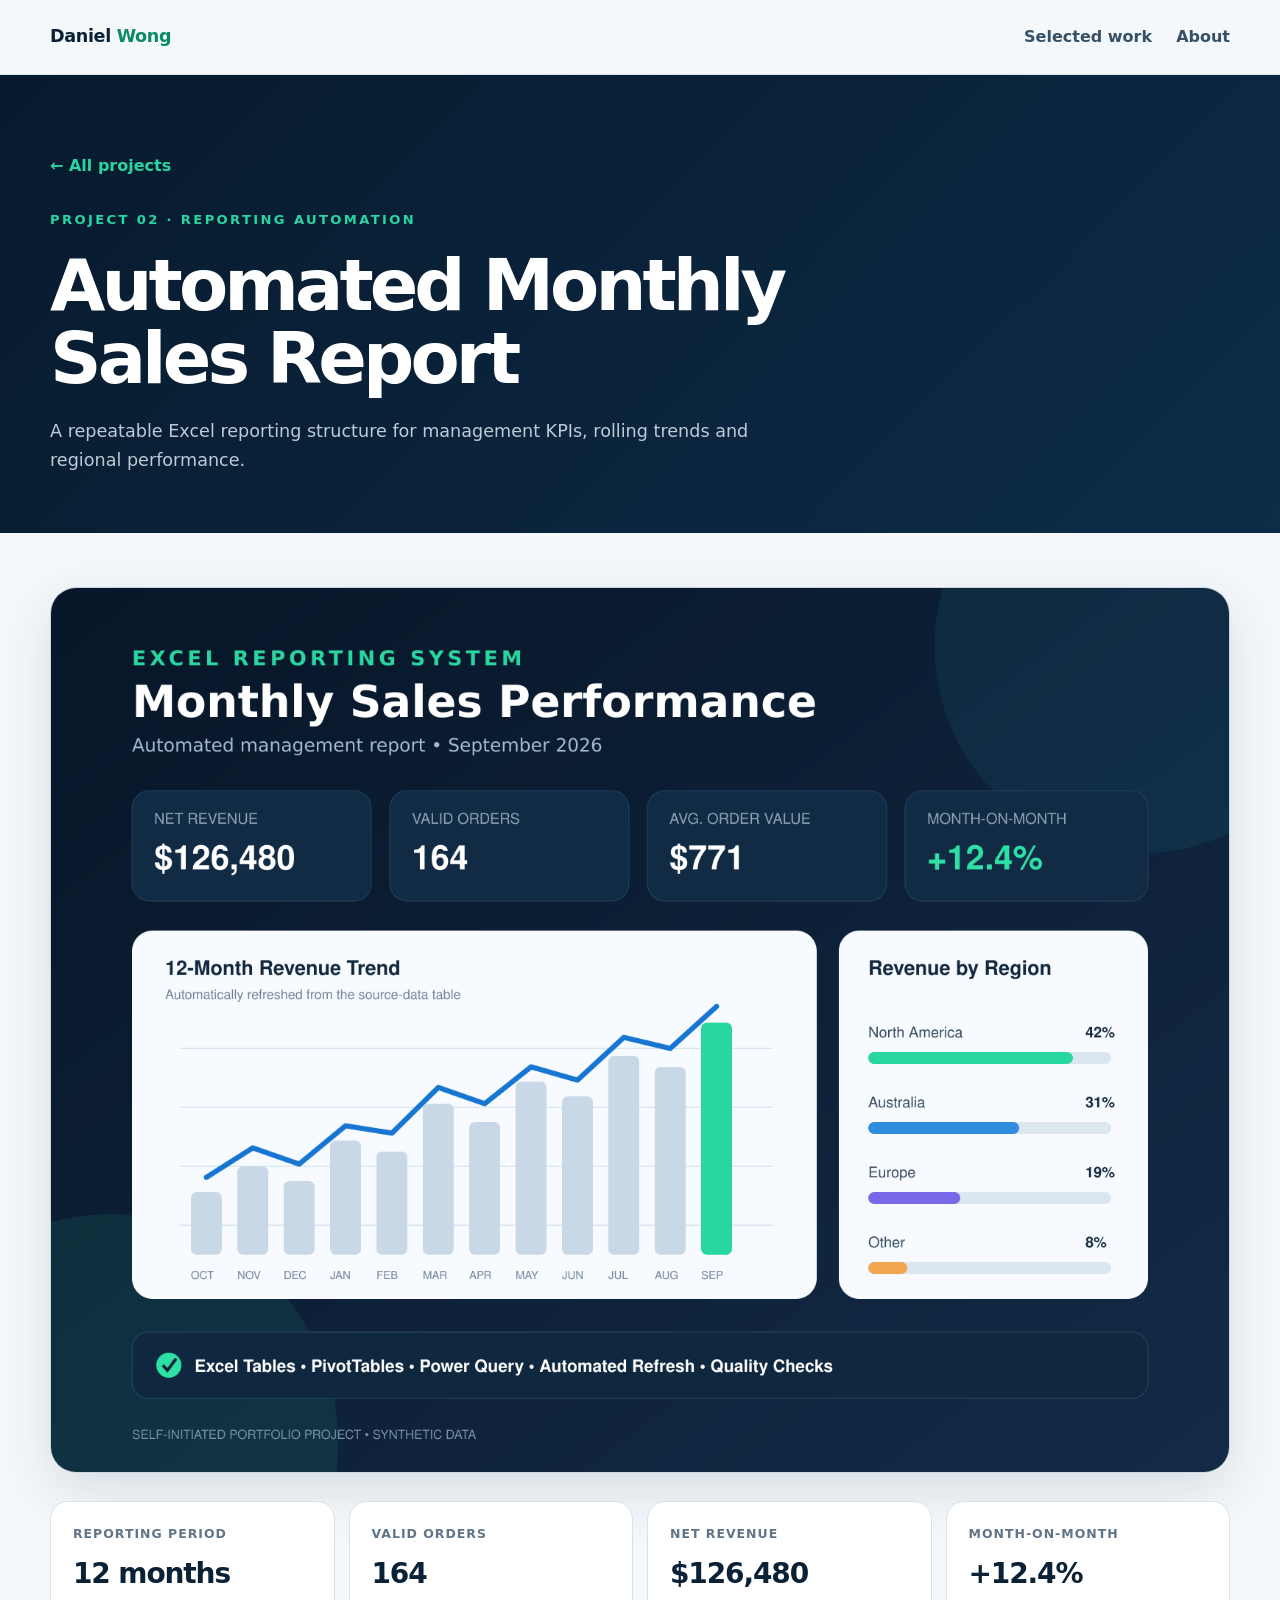
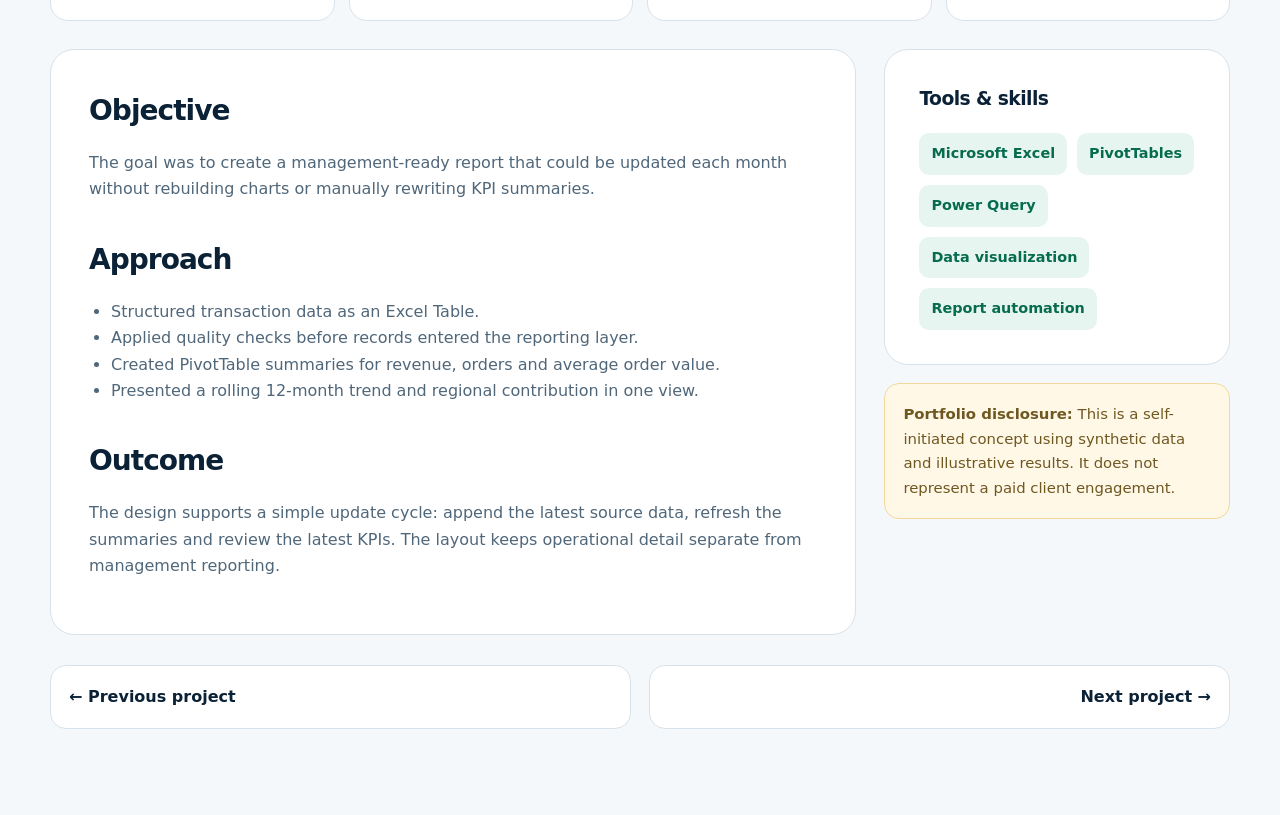
<file: projects/monthly-sales-report/index.html>
<!doctype html><html lang="en"><head><meta charset="utf-8"><meta name="viewport" content="width=device-width,initial-scale=1"><title>Automated Monthly Sales Report | Daniel Wong</title><meta name="description" content="An automated monthly sales reporting case study in Excel by Daniel Wong."><link rel="stylesheet" href="/styles.css"></head><body><nav class="nav"><div class="shell nav-inner"><a class="brand" href="/">Daniel <span>Wong</span></a><div class="nav-links"><a href="/#work">Selected work</a><a href="/#about">About</a></div></div></nav><header class="project-hero"><div class="shell"><a class="back" href="/">← All projects</a><p class="eyebrow">Project 02 · Reporting automation</p><h1>Automated Monthly Sales Report</h1><p class="project-sub">A repeatable Excel reporting structure for management KPIs, rolling trends and regional performance.</p></div></header><main class="case-wrap"><div class="shell"><img class="case-image" src="/assets/project-02-monthly-sales-report.png" alt="Monthly sales performance report overview"><div class="stats"><div class="stat"><span>Reporting period</span><strong>12 months</strong></div><div class="stat"><span>Valid orders</span><strong>164</strong></div><div class="stat"><span>Net revenue</span><strong>$126,480</strong></div><div class="stat"><span>Month-on-month</span><strong>+12.4%</strong></div></div><div class="case-grid"><article class="copy"><h2>Objective</h2><p>The goal was to create a management-ready report that could be updated each month without rebuilding charts or manually rewriting KPI summaries.</p><h2>Approach</h2><ul><li>Structured transaction data as an Excel Table.</li><li>Applied quality checks before records entered the reporting layer.</li><li>Created PivotTable summaries for revenue, orders and average order value.</li><li>Presented a rolling 12-month trend and regional contribution in one view.</li></ul><h2>Outcome</h2><p>The design supports a simple update cycle: append the latest source data, refresh the summaries and review the latest KPIs. The layout keeps operational detail separate from management reporting.</p></article><aside class="side"><div class="panel"><h3>Tools &amp; skills</h3><div class="skill-list"><span class="skill">Microsoft Excel</span><span class="skill">PivotTables</span><span class="skill">Power Query</span><span class="skill">Data visualization</span><span class="skill">Report automation</span></div></div><div class="note"><strong>Portfolio disclosure:</strong> This is a self-initiated concept using synthetic data and illustrative results. It does not represent a paid client engagement.</div></aside></div><div class="project-nav"><a href="/projects/excel-data-cleanup/">← Previous project</a><a href="/projects/customer-order-cleanup/">Next project →</a></div></div></main></body></html>
</file>
<file: styles.css>
:root{--ink:#0a2136;--muted:#617588;--line:#d7e2ea;--paper:#f5f8fb;--white:#fff;--green:#0a8b63;--mint:#29d5a1;--blue:#1877d2;--orange:#e68b1e;--red:#d9485f;--shadow:0 18px 55px rgba(7,31,52,.12)}
*{box-sizing:border-box}html{scroll-behavior:smooth}body{margin:0;background:var(--paper);color:var(--ink);font-family:Inter,ui-sans-serif,system-ui,-apple-system,BlinkMacSystemFont,"Segoe UI",sans-serif;font-size:16px;line-height:1.65}a{color:inherit}img{display:block;max-width:100%}.shell{width:min(1180px,calc(100% - 40px));margin:auto}.nav{position:sticky;top:0;z-index:10;background:rgba(245,248,251,.92);backdrop-filter:blur(16px);border-bottom:1px solid rgba(215,226,234,.85)}.nav-inner{height:74px;display:flex;align-items:center;justify-content:space-between}.brand{text-decoration:none;font-weight:800;letter-spacing:-.02em;font-size:1.1rem}.brand span{color:var(--green)}.nav-links{display:flex;gap:24px;align-items:center}.nav-links a{text-decoration:none;color:#365066;font-weight:650}.nav-links a:hover{color:var(--green)}.hero{padding:96px 0 74px;background:radial-gradient(circle at 88% 12%,rgba(41,213,161,.19),transparent 28%),linear-gradient(135deg,#071a2d,#0d2c48);color:#fff}.eyebrow{margin:0 0 18px;color:var(--mint);font-weight:800;letter-spacing:.18em;text-transform:uppercase;font-size:.82rem}.hero h1,.project-hero h1{max-width:900px;margin:0;font-size:clamp(2.7rem,6vw,5.7rem);line-height:1.02;letter-spacing:-.055em}.hero-copy{max-width:690px;margin:28px 0 0;color:#b9c9d7;font-size:1.18rem}.hero-meta{display:flex;flex-wrap:wrap;gap:12px;margin-top:32px}.pill{display:inline-flex;padding:9px 14px;border:1px solid rgba(255,255,255,.2);border-radius:999px;color:#e7f1f8;font-weight:650;font-size:.9rem}.section{padding:82px 0}.section-head{display:flex;align-items:end;justify-content:space-between;gap:30px;margin-bottom:34px}.section-head h2{margin:0;font-size:clamp(2rem,4vw,3.2rem);line-height:1.1;letter-spacing:-.04em}.section-head p{max-width:520px;margin:0;color:var(--muted)}.grid{display:grid;grid-template-columns:repeat(3,1fr);gap:24px}.card{background:var(--white);border:1px solid var(--line);border-radius:24px;overflow:hidden;box-shadow:0 12px 35px rgba(10,33,54,.07);transition:transform .2s ease,box-shadow .2s ease}.card:hover{transform:translateY(-5px);box-shadow:var(--shadow)}.card-media{aspect-ratio:4/3;overflow:hidden;background:#dbe7ef}.card-media img{width:100%;height:100%;object-fit:cover}.card-body{padding:26px}.card-no{color:var(--green);font-weight:800;letter-spacing:.12em;font-size:.78rem}.card h3{margin:8px 0 10px;font-size:1.35rem;line-height:1.24;letter-spacing:-.025em}.card p{margin:0 0 20px;color:var(--muted)}.card-link{display:inline-flex;align-items:center;gap:8px;text-decoration:none;font-weight:800;color:var(--green)}.card-link:after{content:"→";transition:transform .2s}.card-link:hover:after{transform:translateX(4px)}.approach{display:grid;grid-template-columns:1.15fr .85fr;gap:28px}.panel{background:#fff;border:1px solid var(--line);border-radius:24px;padding:34px}.panel h2,.panel h3{margin-top:0;letter-spacing:-.03em}.panel p{color:var(--muted)}.skill-list{display:flex;flex-wrap:wrap;gap:10px}.skill{padding:9px 12px;background:#e7f5f0;color:#076c4e;border-radius:10px;font-weight:750;font-size:.9rem}.footer{padding:38px 0;border-top:1px solid var(--line);color:var(--muted)}.footer-inner{display:flex;justify-content:space-between;gap:20px}.project-hero{padding:78px 0 58px;background:linear-gradient(135deg,#071a2d,#0d2c48);color:#fff}.project-hero h1{font-size:clamp(2.6rem,5.6vw,5rem)}.project-sub{max-width:760px;margin:22px 0 0;color:#bdcbd7;font-size:1.1rem}.back{display:inline-flex;margin-bottom:30px;color:var(--mint);text-decoration:none;font-weight:800}.case-wrap{padding:54px 0 86px}.case-image{border-radius:26px;overflow:hidden;box-shadow:var(--shadow);border:1px solid #c8d8e3}.stats{display:grid;grid-template-columns:repeat(4,1fr);gap:14px;margin:28px 0}.stat{background:#fff;border:1px solid var(--line);border-radius:18px;padding:22px}.stat span{display:block;color:var(--muted);font-size:.78rem;font-weight:800;letter-spacing:.08em;text-transform:uppercase}.stat strong{display:block;margin-top:7px;font-size:1.75rem;letter-spacing:-.04em}.case-grid{display:grid;grid-template-columns:1.4fr .6fr;gap:28px;margin-top:28px}.copy{background:#fff;border:1px solid var(--line);border-radius:24px;padding:38px}.copy h2{font-size:1.75rem;letter-spacing:-.035em;margin:0 0 14px}.copy h2:not(:first-child){margin-top:34px}.copy p,.copy li{color:#50677a}.copy ul{padding-left:22px}.side{display:flex;flex-direction:column;gap:18px}.download{display:block;text-align:center;padding:13px 18px;background:var(--green);color:#fff;text-decoration:none;border-radius:12px;font-weight:800}.note{padding:18px;background:#fff8e7;border:1px solid #f2d89a;border-radius:15px;color:#6f5720;font-size:.93rem}.project-nav{display:flex;justify-content:space-between;gap:18px;margin-top:30px}.project-nav a{flex:1;background:#fff;border:1px solid var(--line);border-radius:16px;padding:18px;text-decoration:none;font-weight:800}.project-nav a:last-child{text-align:right}@media(max-width:900px){.grid,.stats{grid-template-columns:1fr 1fr}.approach,.case-grid{grid-template-columns:1fr}.hero{padding-top:72px}.nav-links a:first-child{display:none}}@media(max-width:620px){.shell{width:min(100% - 26px,1180px)}.nav-inner{height:66px}.nav-links{gap:14px}.hero{padding:58px 0}.section{padding:58px 0}.section-head{display:block}.section-head p{margin-top:14px}.grid,.stats{grid-template-columns:1fr}.card-body,.panel,.copy{padding:24px}.project-hero{padding:54px 0 42px}.case-wrap{padding-top:28px}.footer-inner,.project-nav{display:block}.project-nav a{display:block;margin-top:12px;text-align:left!important}}
</file>
